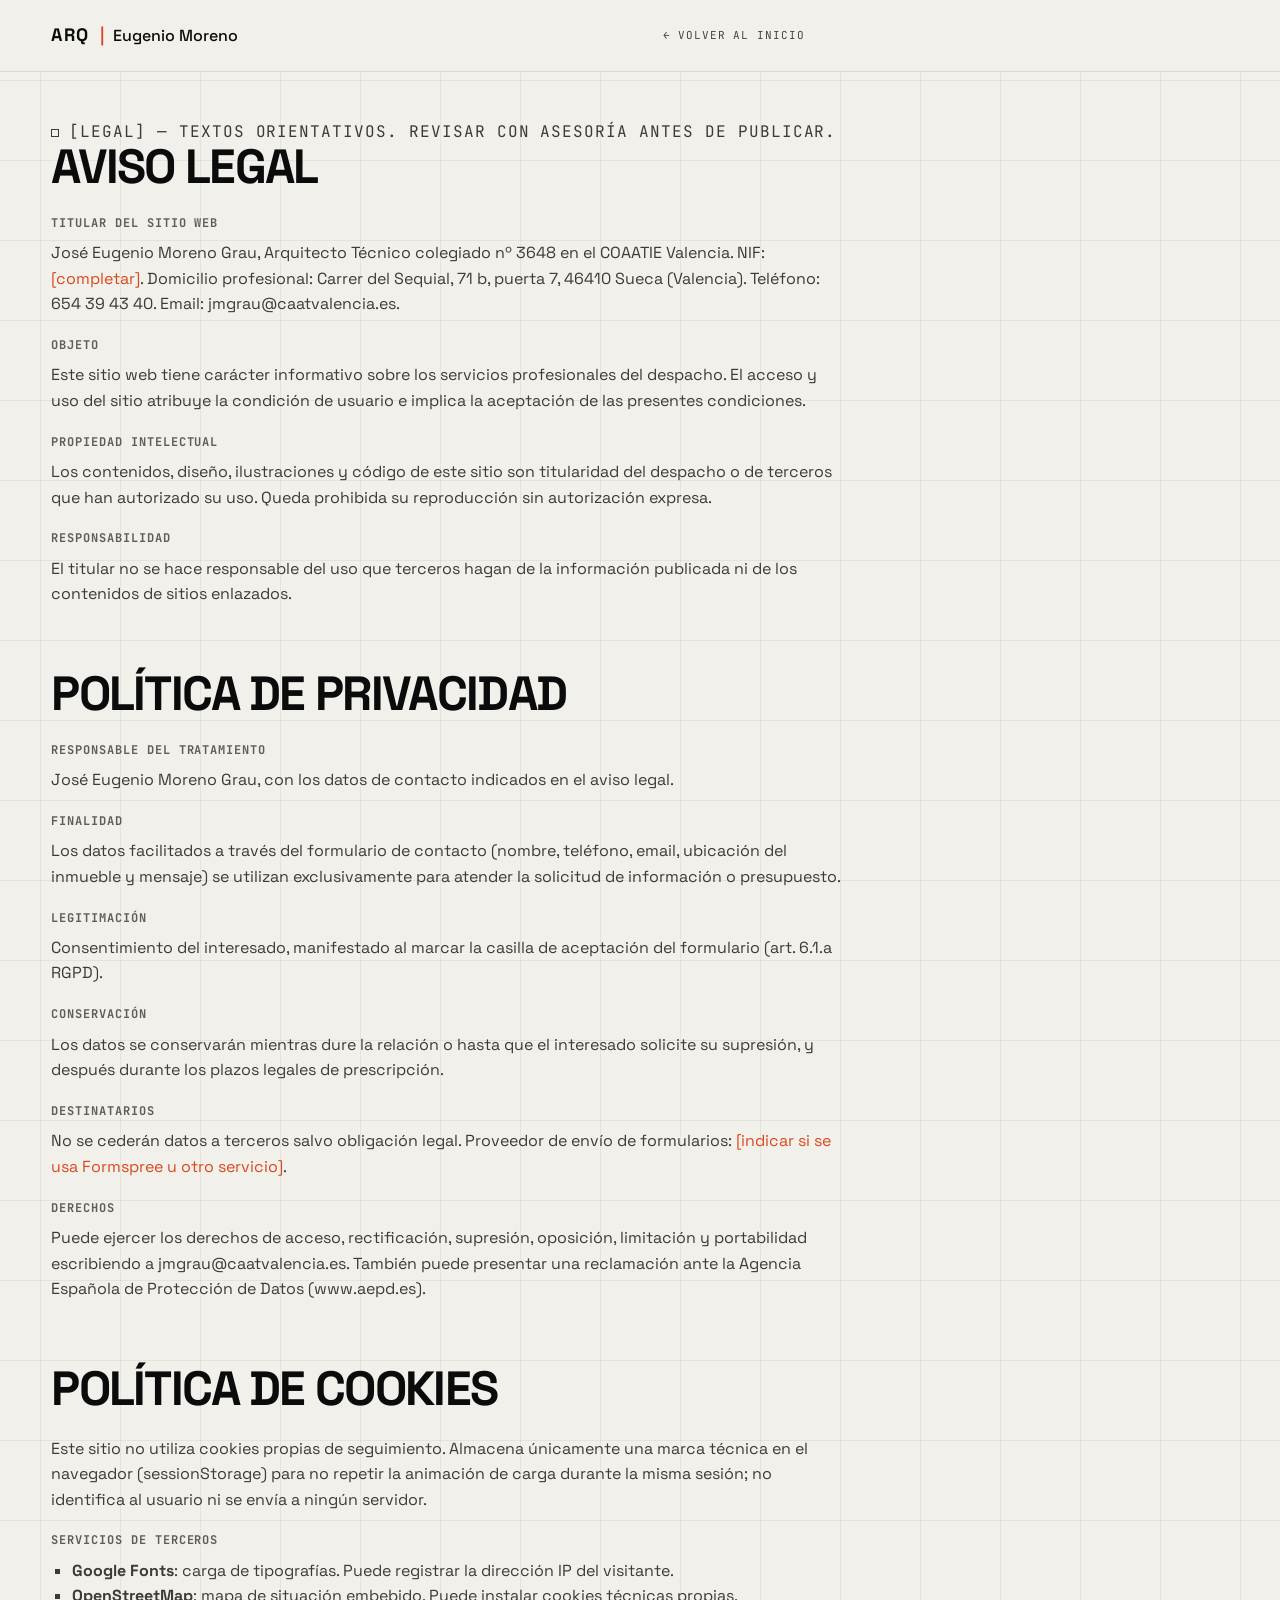
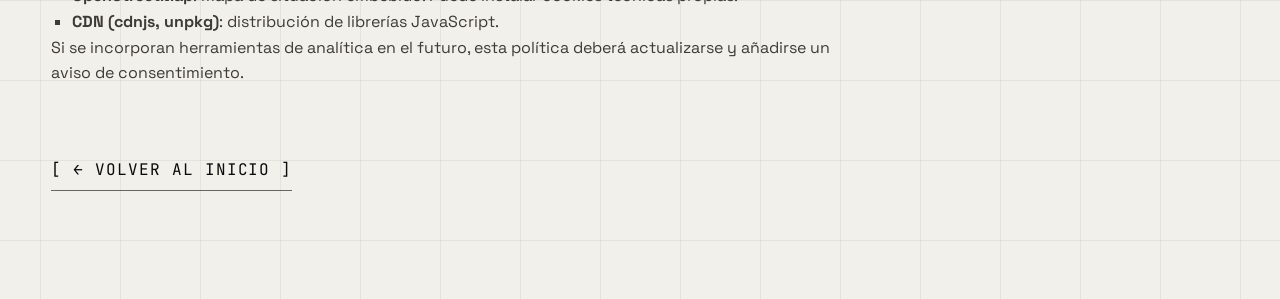
<file: legal.html>
<!doctype html>
<html lang="es">
<head>
  <meta charset="utf-8">
  <meta name="viewport" content="width=device-width, initial-scale=1">
  <title>Aviso legal, privacidad y cookies — Arquitectura Eugenio Moreno</title>
  <meta name="description" content="Aviso legal, política de privacidad y política de cookies del sitio web de Arquitectura Eugenio Moreno, Sueca (Valencia).">
  <meta name="robots" content="noindex, follow">
  <link rel="icon" href="assets/favicon.svg" type="image/svg+xml">
  <link rel="preconnect" href="https://fonts.googleapis.com">
  <link rel="preconnect" href="https://fonts.gstatic.com" crossorigin>
  <link rel="preload" as="style" href="https://fonts.googleapis.com/css2?family=Space+Grotesk:wght@500;600;700&family=JetBrains+Mono:wght@400;500&display=swap" onload="this.onload=null;this.rel='stylesheet'">
  <noscript><link rel="stylesheet" href="https://fonts.googleapis.com/css2?family=Space+Grotesk:wght@500;600;700&family=JetBrains+Mono:wght@400;500&display=swap"></noscript>
  <link rel="stylesheet" href="css/styles.css?v=2">
  <style>
    .legal { padding-top: calc(var(--header-h) + 48px); }
    .legal article { max-width: 72ch; margin-bottom: 64px; }
    .legal h2 { font-size: clamp(1.8rem, 4vw, 3rem); margin: 0 0 .5em; }
    .legal h3 { font-family: var(--font-mono); font-size: 12px; letter-spacing: .08em; text-transform: uppercase; color: var(--muted); margin: 1.6em 0 .6em; }
    .legal p, .legal li { color: var(--g3); font-size: 16px; }
    .legal ul { padding-left: 1.2em; list-style: square; }
    .legal .placeholder { color: var(--accent); }
  </style>
</head>
<body>
  <header class="header is-scrolled">
    <a class="header__logo" href="index.html"><span class="header__logo-short">ARQ</span><span class="header__logo-bar">|</span><span class="header__logo-name">Eugenio Moreno</span></a>
    <nav class="header__nav" aria-label="Volver"><a href="index.html">← Volver al inicio</a></nav>
    <div class="header__right"></div>
  </header>

  <main class="s s--base legal">
    <div class="wrap">
      <p class="mono label">[LEGAL] — TEXTOS ORIENTATIVOS. REVISAR CON ASESORÍA ANTES DE PUBLICAR.</p>

      <article id="aviso-legal">
        <h2 class="display">Aviso legal</h2>
        <h3>Titular del sitio web</h3>
        <p>José Eugenio Moreno Grau, Arquitecto Técnico colegiado nº 3648 en el COAATIE Valencia. NIF: <span class="placeholder">[completar]</span>. Domicilio profesional: Carrer del Sequial, 71 b, puerta 7, 46410 Sueca (Valencia). Teléfono: 654 39 43 40. Email: jmgrau@caatvalencia.es.</p>
        <h3>Objeto</h3>
        <p>Este sitio web tiene carácter informativo sobre los servicios profesionales del despacho. El acceso y uso del sitio atribuye la condición de usuario e implica la aceptación de las presentes condiciones.</p>
        <h3>Propiedad intelectual</h3>
        <p>Los contenidos, diseño, ilustraciones y código de este sitio son titularidad del despacho o de terceros que han autorizado su uso. Queda prohibida su reproducción sin autorización expresa.</p>
        <h3>Responsabilidad</h3>
        <p>El titular no se hace responsable del uso que terceros hagan de la información publicada ni de los contenidos de sitios enlazados.</p>
      </article>

      <article id="privacidad">
        <h2 class="display">Política de privacidad</h2>
        <h3>Responsable del tratamiento</h3>
        <p>José Eugenio Moreno Grau, con los datos de contacto indicados en el aviso legal.</p>
        <h3>Finalidad</h3>
        <p>Los datos facilitados a través del formulario de contacto (nombre, teléfono, email, ubicación del inmueble y mensaje) se utilizan exclusivamente para atender la solicitud de información o presupuesto.</p>
        <h3>Legitimación</h3>
        <p>Consentimiento del interesado, manifestado al marcar la casilla de aceptación del formulario (art. 6.1.a RGPD).</p>
        <h3>Conservación</h3>
        <p>Los datos se conservarán mientras dure la relación o hasta que el interesado solicite su supresión, y después durante los plazos legales de prescripción.</p>
        <h3>Destinatarios</h3>
        <p>No se cederán datos a terceros salvo obligación legal. Proveedor de envío de formularios: <span class="placeholder">[indicar si se usa Formspree u otro servicio]</span>.</p>
        <h3>Derechos</h3>
        <p>Puede ejercer los derechos de acceso, rectificación, supresión, oposición, limitación y portabilidad escribiendo a jmgrau@caatvalencia.es. También puede presentar una reclamación ante la Agencia Española de Protección de Datos (www.aepd.es).</p>
      </article>

      <article id="cookies">
        <h2 class="display">Política de cookies</h2>
        <p>Este sitio no utiliza cookies propias de seguimiento. Almacena únicamente una marca técnica en el navegador (sessionStorage) para no repetir la animación de carga durante la misma sesión; no identifica al usuario ni se envía a ningún servidor.</p>
        <h3>Servicios de terceros</h3>
        <ul>
          <li><strong>Google Fonts</strong>: carga de tipografías. Puede registrar la dirección IP del visitante.</li>
          <li><strong>OpenStreetMap</strong>: mapa de situación embebido. Puede instalar cookies técnicas propias.</li>
          <li><strong>CDN (cdnjs, unpkg)</strong>: distribución de librerías JavaScript.</li>
        </ul>
        <p>Si se incorporan herramientas de analítica en el futuro, esta política deberá actualizarse y añadirse un aviso de consentimiento.</p>
      </article>

      <p class="mono"><a class="taglink" href="index.html">[ ← VOLVER AL INICIO ]</a></p>
    </div>
  </main>
</body>
</html>
</file>
<file: css/styles.css>
/* =====================================================================
   ARQUITECTURA EUGENIO MORENO — Hoja de estilos
   Estética "plano técnico interactivo": monocromo, retícula, etiquetas
   monoespaciadas y un único acento terracota.
   ---------------------------------------------------------------------
   Índice
   00. Variables y reset
   01. Utilidades (mono, label, display, wrap, corners, sr-only)
   02. Fondo de plano (retícula) y cotas de borde
   03. Preloader
   04. Cursor técnico
   05. Cabecera y menú móvil
   06. Botones "rodillo"
   07. Hero + inspección técnica
   08. Manifiesto y cifras
   09. Ficha técnica (about) + timeline
   10. Servicios + Cómo trabajamos
   11. Proyectos (índice, filtros, preview, panel)
   12. Contacto (formulario, datos, mapa)
   13. Footer
   14. Reduced motion
   ===================================================================== */

/* ---------- 00. Variables y reset ---------- */
:root {
  --bg: #F2F0EB;         /* papel de plano: fondo principal */
  --bg-alt: #FBFAF7;     /* papel más claro para secciones alternas */
  --paper: #F2F0EB;
  --ink: #0B0B0B;
  --g1: #8A8A8A;
  --g2: #2A2A2A;
  --g3: #3d3b37;         /* gris oscuro para texto secundario sobre papel */
  --accent: #D9481C;

  /* Variables de contexto (cambian por sección) */
  --fg: var(--ink);
  --bg-s: var(--bg);
  --line: rgba(11, 11, 11, 0.16);
  --line-strong: rgba(11, 11, 11, 0.6);
  --grid: rgba(11, 11, 11, 0.06);
  --muted: #5f5d58;

  --font-display: "Space Grotesk", "Archivo", "Inter Tight", system-ui, sans-serif;
  --font-mono: "JetBrains Mono", "IBM Plex Mono", ui-monospace, SFMono-Regular, Menlo, monospace;

  --wrap: 1440px;
  --gutter: clamp(16px, 4vw, 64px);
  --header-h: 72px;
  --ease: cubic-bezier(0.22, 1, 0.36, 1);
}

*, *::before, *::after { box-sizing: border-box; }
html { -webkit-text-size-adjust: 100%; scroll-behavior: auto; }
html.lenis, html.lenis body { height: auto; }
.lenis.lenis-smooth { scroll-behavior: auto !important; }
.lenis.lenis-stopped { overflow: hidden; }

body {
  margin: 0;
  background: var(--bg);
  color: var(--ink);
  font-family: var(--font-display);
  font-size: 17px;
  line-height: 1.6;
  -webkit-font-smoothing: antialiased;
  overflow-x: hidden;
}
body.has-cursor, body.has-cursor a, body.has-cursor button, body.has-cursor summary { cursor: none; }
body.is-locked { overflow: hidden; }

img, svg { display: block; max-width: 100%; }
a { color: inherit; text-decoration: none; }
button { font: inherit; color: inherit; background: none; border: 0; padding: 0; }
ul, ol { margin: 0; padding: 0; list-style: none; }
h1, h2, h3, p, dl, dd, figure { margin: 0; }

:focus-visible { outline: 2px solid var(--accent); outline-offset: 4px; }
::selection { background: var(--accent); color: var(--paper); }

/* ---------- 01. Utilidades ---------- */
.wrap { width: 100%; max-width: var(--wrap); margin: 0 auto; padding: 0 var(--gutter); }

.mono {
  font-family: var(--font-mono);
  font-size: 12px;
  letter-spacing: 0.06em;
  text-transform: uppercase;
  line-height: 1.5;
}
.label { color: var(--muted); }
.label::before { content: ""; display: inline-block; width: 8px; height: 8px; border: 1px solid currentColor; margin-right: 10px; }
.label.no-mark::before { display: none; }

.display {
  font-family: var(--font-display);
  font-weight: 700;
  text-transform: uppercase;
  letter-spacing: -0.035em;
  line-height: 0.95;
}
.h2 { font-size: clamp(2.5rem, 7vw, 6.5rem); margin: 0.4em 0 0.6em; }
.lead { font-size: clamp(1.05rem, 1.6vw, 1.35rem); max-width: 40ch; color: var(--fg); }

/* Titulares partidos en líneas con máscara para el reveal */
[data-lines] .line { display: block; overflow: hidden; padding-bottom: .06em; margin-bottom: -.06em; }
[data-lines] .line > span { display: block; transform: translateY(110%); will-change: transform; }
body.no-motion [data-lines] .line > span { transform: none; }

/* Crucetas de replanteo en las esquinas */
.corners { position: relative; }
.crs { position: absolute; width: 14px; height: 14px; pointer-events: none; z-index: 3; }
.crs::before, .crs::after { content: ""; position: absolute; background: var(--fg); }
.crs::before { left: 0; top: 50%; width: 100%; height: 1px; }
.crs::after { top: 0; left: 50%; width: 1px; height: 100%; }
.crs--tl { top: -7px; left: -7px; }
.crs--tr { top: -7px; right: -7px; }
.crs--bl { bottom: -7px; left: -7px; }
.crs--br { bottom: -7px; right: -7px; }

.sr-only { position: absolute; width: 1px; height: 1px; padding: 0; margin: -1px; overflow: hidden; clip: rect(0,0,0,0); white-space: nowrap; border: 0; }
.skip { position: fixed; top: 8px; left: 8px; z-index: 1000; padding: 8px 12px; background: var(--paper); color: var(--ink); transform: translateY(-200%); }
.skip:focus { transform: none; }

.taglink { display: inline-block; padding: 8px 0; border-bottom: 1px solid var(--line-strong); color: var(--fg); transition: color .3s, border-color .3s; }
.taglink:hover { color: var(--accent); border-color: var(--accent); }

/* ---------- 02. Fondo de plano (retícula) ---------- */
.s {
  position: relative;
  padding: clamp(80px, 12vh, 160px) 0;
  background: var(--bg-s);
  color: var(--fg);
  isolation: isolate;
}
.s::before {
  content: "";
  position: absolute; inset: 0; z-index: -1;
  background-image:
    linear-gradient(var(--grid) 1px, transparent 1px),
    linear-gradient(90deg, var(--grid) 1px, transparent 1px);
  background-size: 80px 80px;
  background-position: center top;
  pointer-events: none;
}
.s--base { --bg-s: var(--bg); }
.s--alt  { --bg-s: var(--bg-alt); }

/* Cotas de borde fijas (solo desktop) */
.rulers { display: none; }
@media (min-width: 1024px) and (hover: hover) {
  .rulers { display: block; position: fixed; inset: 0; z-index: 90; pointer-events: none; mix-blend-mode: difference; color: #fff; }
  .ruler { position: absolute; font-family: var(--font-mono); font-size: 10px; letter-spacing: .05em; opacity: .5; }
  .ruler--top {
    top: 0; left: 0; right: 0; height: 18px;
    background: repeating-linear-gradient(90deg, currentColor 0 1px, transparent 1px 20px) bottom / 100% 5px no-repeat,
                repeating-linear-gradient(90deg, currentColor 0 1px, transparent 1px 100px) bottom / 100% 10px no-repeat;
  }
  .ruler--top span { position: absolute; top: 0; transform: translateX(3px); }
  .ruler--top span:nth-child(1){left:0} .ruler--top span:nth-child(2){left:25%} .ruler--top span:nth-child(3){left:50%} .ruler--top span:nth-child(4){left:75%} .ruler--top span:nth-child(5){right:6px}
  .ruler--left {
    top: 0; bottom: 0; left: 0; width: 18px;
    background: repeating-linear-gradient(180deg, currentColor 0 1px, transparent 1px 20px) right / 5px 100% no-repeat,
                repeating-linear-gradient(180deg, currentColor 0 1px, transparent 1px 100px) right / 10px 100% no-repeat;
  }
  .ruler--left span { position: absolute; left: 2px; writing-mode: vertical-rl; transform: rotate(180deg); }
  .ruler--left span:nth-child(1){top:24px} .ruler--left span:nth-child(2){top:25%} .ruler--left span:nth-child(3){top:50%} .ruler--left span:nth-child(4){top:75%} .ruler--left span:nth-child(5){bottom:6px}
}

/* ---------- 03. Preloader ---------- */
.preloader { position: fixed; inset: 0; z-index: 500; background: var(--bg); color: var(--ink); display: none; }
.preloader.is-active { display: block; }
.preloader__inner { position: absolute; inset: 0; display: grid; grid-template-columns: 1fr; align-content: end; gap: 24px; padding: var(--gutter); }
.preloader__count { font-size: clamp(3rem, 12vw, 9rem); line-height: 1; letter-spacing: -0.02em; font-weight: 500; }
.preloader__steps { display: grid; gap: 4px; color: var(--muted); }
.preloader__steps li { display: flex; gap: 12px; align-items: baseline; transition: color .2s; }
.preloader__steps li::before { content: "[ ]"; width: 3ch; }
.preloader__steps li.is-done { color: var(--ink); }
.preloader__steps li.is-done::before { content: "[×]"; color: var(--accent); }
.preloader__curtain { position: absolute; inset: 0; background: var(--ink); transform: scaleY(0); transform-origin: top; }
@media (min-width: 768px) {
  .preloader__inner { grid-template-columns: auto 1fr; align-items: end; }
  .preloader__steps { grid-template-columns: repeat(2, max-content); column-gap: 40px; }
}

/* ---------- 04. Cursor técnico ---------- */
.cursor { display: none; }
@media (hover: hover) and (pointer: fine) {
  .cursor {
    display: block; position: fixed; top: 0; left: 0; z-index: 900;
    pointer-events: none; mix-blend-mode: difference; color: #fff;
    will-change: transform;
  }
  .cursor__cross { position: absolute; left: -12px; top: -12px; width: 24px; height: 24px; transition: transform .25s var(--ease), opacity .25s; }
  .cursor__cross::before, .cursor__cross::after { content: ""; position: absolute; background: #fff; }
  .cursor__cross::before { top: 50%; left: 0; width: 100%; height: 1px; }
  .cursor__cross::after { left: 50%; top: 0; width: 1px; height: 100%; }
  .cursor__xy { position: absolute; left: 18px; top: 12px; font-size: 10px; white-space: nowrap; opacity: .8; transition: opacity .25s; }
  .cursor__ver {
    position: absolute; left: -26px; top: -26px; width: 52px; height: 52px;
    border: 1px solid #fff; display: grid; place-items: center; font-size: 11px;
    transform: scale(0); transition: transform .3s var(--ease);
  }
  .cursor.is-link .cursor__cross { transform: scale(0); opacity: 0; }
  .cursor.is-link .cursor__xy { opacity: 0; }
  .cursor.is-link .cursor__ver { transform: scale(1); }
  .cursor.is-hidden { opacity: 0; }
}

/* ---------- 05. Cabecera ---------- */
.header {
  position: fixed; top: 0; left: 0; right: 0; z-index: 200;
  height: var(--header-h);
  display: grid; grid-template-columns: auto 1fr auto; align-items: center; gap: 24px;
  padding: 0 var(--gutter);
  color: var(--ink);
  --fg: var(--ink); --bg-s: var(--bg);
  transition: transform .5s var(--ease), background-color .4s;
  border-bottom: 1px solid transparent;
}
.header.is-hidden { transform: translateY(-100%); }
.header.is-scrolled { background: rgba(242,240,235,.86); backdrop-filter: blur(10px); -webkit-backdrop-filter: blur(10px); border-bottom-color: rgba(11,11,11,.1); }

.header__logo { display: inline-flex; align-items: baseline; gap: 10px; font-family: var(--font-display); font-weight: 700; text-transform: uppercase; letter-spacing: -0.02em; font-size: 18px; white-space: nowrap; }
.header__logo-short { letter-spacing: .08em; }
.header__logo-bar { color: var(--accent); font-weight: 500; }
.header__logo-name { font-weight: 500; letter-spacing: 0; text-transform: none; font-size: 16px; }

.header__nav { display: none; justify-content: center; gap: 28px; }
.header__nav a { white-space: nowrap; font-family: var(--font-mono); font-size: 11px; letter-spacing: .08em; text-transform: uppercase; opacity: .75; transition: opacity .3s; position: relative; padding: 6px 0; }
.header__nav a:hover, .header__nav a.is-active { opacity: 1; }
.header__nav a::after { content: ""; position: absolute; left: 0; bottom: 0; height: 1px; width: 100%; background: currentColor; transform: scaleX(0); transform-origin: left; transition: transform .35s var(--ease); }
.header__nav a:hover::after, .header__nav a.is-active::after { transform: scaleX(1); }
.header__nav a b { font-weight: 400; color: var(--accent); margin-right: 6px; }

.header__right { display: flex; align-items: center; gap: 16px; justify-content: end; }
.header .header__cta { display: none; }

.burger { width: 44px; height: 44px; display: grid; place-items: center; position: relative; }
.burger span { position: absolute; width: 22px; height: 1px; background: currentColor; transition: transform .4s var(--ease); }
.burger span:first-child { transform: translateY(-4px); }
.burger span:last-child { transform: translateY(4px); }
.burger[aria-expanded="true"] span:first-child { transform: rotate(45deg); }
.burger[aria-expanded="true"] span:last-child { transform: rotate(-45deg); }

@media (min-width: 1024px) {
  .header__nav { display: flex; }
  .header .header__cta { display: inline-flex; }
  .burger { display: none; }
}
@media (min-width: 1024px) and (max-width: 1199px) {
  .header { gap: 16px; }
  .header__nav { gap: 16px; }
  .header__nav a b { display: none; }
  .header__logo-name { display: none; }
}

/* Menú móvil */
.menu {
  position: fixed; inset: 0; z-index: 150; background: var(--bg); color: var(--ink);
  display: grid; align-content: center; padding: var(--header-h) var(--gutter) var(--gutter);
  clip-path: inset(0 0 100% 0); transition: clip-path .6s var(--ease), visibility .6s; visibility: hidden;
}
.menu.is-open { clip-path: inset(0 0 0 0); visibility: visible; }
.menu__list { display: grid; gap: 4px; }
.menu__list a { display: flex; align-items: baseline; gap: 16px; padding: 10px 0; border-bottom: 1px solid var(--line); font-family: var(--font-display); font-weight: 700; text-transform: uppercase; letter-spacing: -0.03em; font-size: clamp(2rem, 9vw, 3.5rem); line-height: 1; }
.menu__list a b { font-family: var(--font-mono); font-weight: 400; font-size: 12px; letter-spacing: .06em; color: var(--accent); }
.menu__foot { margin-top: 32px; color: var(--muted); display: grid; gap: 6px; }
.menu__foot a { color: var(--ink); }
@media (min-width: 1024px) { .menu { display: none; } }

/* ---------- 06. Botones "rodillo" ---------- */
.btn {
  display: inline-flex; align-items: center; justify-content: center;
  height: 48px; padding: 0 22px;
  border: 1px solid var(--fg); color: var(--fg);
  font-family: var(--font-mono); font-size: 12px; letter-spacing: .08em; text-transform: uppercase;
  overflow: hidden; position: relative; background: transparent;
  transition: background-color .35s var(--ease), color .35s var(--ease), border-color .35s var(--ease);
  white-space: nowrap;
}
.btn__roll { display: block; position: relative; height: 1.5em; line-height: 1.5em; overflow: hidden; }
.btn__roll span { display: block; transition: transform .45s var(--ease); }
.btn__roll span + span { position: absolute; left: 0; top: 100%; }
.btn:hover .btn__roll span { transform: translateY(-100%); }
.btn--primary { background: var(--fg); color: var(--bg-s); }
.btn--primary:hover { background: var(--accent); border-color: var(--accent); color: var(--paper); }
.btn:not(.btn--primary):hover { background: var(--fg); color: var(--bg-s); }
.btn--wa { gap: 10px; }
.btn--wa svg { width: 18px; height: 18px; fill: currentColor; }
.header .btn--primary { height: 40px; padding: 0 16px; }

/* ---------- 07. Hero + inspección técnica (escena fijada al scroll) ---------- */
.hero { padding: 0; }
.hero__pin { position: relative; height: 100svh; min-height: 560px; overflow: hidden; display: flex; align-items: center; padding-top: var(--header-h); }
.hero__copy { position: relative; z-index: 2; }
.hero__label { margin-bottom: clamp(16px, 2.5vh, 32px); }
.hero__title { font-size: clamp(2.3rem, 5.4vw, 5.2rem); margin-bottom: clamp(20px, 3vh, 36px); }
.hero__sub { font-size: clamp(1rem, 1.3vw, 1.2rem); max-width: 44ch; color: var(--g3); margin-bottom: 24px; }
.hero__ctas { display: flex; flex-wrap: wrap; gap: 12px; margin-bottom: 28px; }
.hero__benefits { display: flex; flex-wrap: wrap; gap: 8px 20px; color: var(--muted); }
.hero__benefits li + li::before { content: "·"; margin-right: 20px; color: var(--accent); }
.hero__hint { position: absolute; left: 0; right: 0; bottom: 18px; text-align: center; z-index: 3; }
.hero__hint::before { display: none; }

/* Escena: caja 4:3 que se escala hasta llenar la pantalla. --s = escala actual (para compensar las notas). */
.scene {
  position: absolute; z-index: 1; --s: 1;
  left: 4%; width: 92%; bottom: 3%; aspect-ratio: 4 / 3;
  border: 1px solid var(--line-strong); background: #dcd9d2; overflow: visible; /* las notas pueden salir del encuadre */
  transform-origin: 50% 50%; will-change: transform;
}
.scene__img { position: absolute; inset: 0; width: 100%; height: 100%; object-fit: cover; filter: grayscale(.9) contrast(1.05); transition: filter .9s var(--ease); }
.scene.is-open .scene__img { filter: none; }
.scene.is-static { position: relative; left: auto; bottom: auto; width: 100%; margin: 32px auto 0; }
/* Capa de anotaciones (sin escalado: el texto se rasteriza siempre a tamaño real) */
.scene-notes { position: absolute; inset: 0; z-index: 3; pointer-events: none; }
.note { position: absolute; left: 0; top: 0; opacity: 0; transition: opacity .45s var(--ease); }
.note.is-found { opacity: 1; }
.note__dot { position: absolute; left: -7px; top: -7px; width: 14px; height: 14px; border: 1px solid var(--accent); border-radius: 50%; background: var(--paper); box-shadow: 0 0 0 5px rgba(217,72,28,.25); }
.note__dot::after { content: ""; position: absolute; inset: 3px; background: var(--accent); border-radius: 50%; }
.note__line { position: absolute; left: 7px; top: 0; height: 2px; width: 46px; background: var(--accent); transform-origin: left; transform: scaleX(0); transition: transform .5s var(--ease) .1s; }
.note.is-found .note__line { transform: scaleX(1); }
.note__box {
  position: absolute; left: 54px; top: -18px; width: max-content; max-width: 320px;
  padding: 10px 12px; border: 1px solid var(--accent); background: var(--paper);
  font-family: var(--font-mono); font-size: 13.5px; line-height: 1.4; letter-spacing: .03em; color: var(--ink);
  box-shadow: 0 6px 24px rgba(11,11,11,.12);
  transform: translateY(6px); transition: transform .5s var(--ease) .2s;
}
.note.is-found .note__box { transform: none; }
.note__box b { display: block; color: var(--accent); font-weight: 500; text-transform: uppercase; font-size: 12px; letter-spacing: .08em; margin-bottom: 2px; }
.note--left .note__line { left: auto; right: 7px; transform-origin: right; }
.note--left .note__box { left: auto; right: 54px; }
.note--up .note__box { top: auto; bottom: -18px; }

/* UI de la inspección: aparece cuando la escena ocupa la pantalla */
.scene-ui { position: absolute; inset: var(--header-h) 0 0 0; z-index: 3; pointer-events: none; opacity: 0; }
.scene-ui__tl, .scene-ui__br { position: absolute; font-size: 10px; color: var(--ink); background: var(--paper); padding: 6px 10px; border: 1px solid var(--line); }
.scene-ui__tl { top: 12px; left: var(--gutter); }
.scene-ui__br { bottom: 44px; right: var(--gutter); }
.scene-ui__br #inspect-count { color: var(--accent); }
.scene-ui__bar { position: absolute; left: 0; right: 0; bottom: 0; height: 3px; background: rgba(11,11,11,.12); }
.scene-ui__bar i { display: block; height: 100%; width: 0; background: var(--accent); }

@media (min-width: 900px) {
  .hero__copy { width: 50%; max-width: none; margin: 0; padding-left: var(--gutter); }
  .scene { left: 54%; width: 42%; bottom: auto; top: 50%; }
}
@media (max-width: 899px) {
  /* Móvil: la escena va en flujo bajo el texto y desde ahí se escala hasta llenar la pantalla */
  .hero__pin { flex-direction: column; align-items: stretch; justify-content: flex-start; padding-top: calc(var(--header-h) + 20px); }
  .hero__title { font-size: clamp(2rem, 8.5vw, 3rem); }
  .hero__sub { font-size: 1rem; margin-bottom: 18px; }
  .hero__ctas { margin-bottom: 0; }
  .hero__benefits { display: none; }
  .scene { position: relative; left: auto; bottom: auto; width: 84%; margin: 22px auto 0; }
  .note__line { width: 28px; }
  .note__box { left: 36px; max-width: 190px; font-size: 11.5px; padding: 8px 10px; }
  .note--left .note__box { right: 36px; }
  .note__box b { font-size: 10.5px; }
}

/* ---------- 08. Manifiesto y cifras ---------- */
.manifesto { padding-top: clamp(60px, 10vh, 120px); }
.manifesto__text { font-size: clamp(2rem, 7.2vw, 6.8rem); margin-top: .5em; max-width: 18ch; }
.manifesto__text .w { display: inline-block; opacity: .16; }
.manifesto__text .w.is-on { opacity: 1; }
body.no-motion .manifesto__text .w { opacity: 1; }

.stats { padding-top: 0; }
.stats__list { display: grid; grid-template-columns: repeat(2, 1fr); border-top: 1px solid var(--line); border-left: 1px solid var(--line); }
.stats__list li { padding: 28px 24px; border-right: 1px solid var(--line); border-bottom: 1px solid var(--line); }
.stats__num { font-family: var(--font-display); font-weight: 700; letter-spacing: -0.04em; font-size: clamp(1.9rem, 6vw, 4.5rem); line-height: 1; margin-bottom: 8px; font-variant-numeric: tabular-nums; white-space: nowrap; }
.stats__num i { font-style: normal; color: var(--accent); }
@media (min-width: 900px) { .stats__list { grid-template-columns: repeat(4, 1fr); } }

/* ---------- 09. Ficha técnica + timeline ---------- */
.about__grid { display: grid; gap: 40px; align-items: start; margin-top: 16px; }
.about__photo { aspect-ratio: 3 / 4; overflow: hidden; border: 1px solid var(--line); background: #dcd9d2; }
.about__photo img { width: 100%; height: 100%; object-fit: cover; filter: grayscale(1) contrast(1.15); transition: filter .6s; }
.about__photo:hover img { filter: grayscale(0) contrast(1); }
.about__text { display: grid; gap: 1em; margin: 32px 0; font-size: clamp(1rem, 1.3vw, 1.15rem); max-width: 60ch; }

.sheet { display: grid; grid-template-columns: max-content 1fr; border-top: 1px solid var(--line-strong); }
.sheet dt, .sheet dd { padding: 10px 0; border-bottom: 1px solid var(--line); }
.sheet dt { color: var(--muted); padding-right: 24px; }
.sheet dt::after { content: ":"; float: right; }
.sheet dd { color: var(--fg); text-transform: none; letter-spacing: .02em; }
.sheet dd a:hover { color: var(--accent); }

@media (min-width: 900px) {
  .about__grid { grid-template-columns: 4fr 7fr; gap: clamp(40px, 6vw, 96px); }
}

/* Timeline fijada */
.timeline { margin-top: clamp(64px, 10vh, 140px); }
.timeline__pin { padding: 40px 0; }
.timeline__head { display: flex; justify-content: space-between; gap: 16px; margin-bottom: 24px; }
.timeline__hint::before { display: none; }
.timeline__track { height: 1px; background: var(--line); position: relative; margin-bottom: 32px; }
.timeline__progress { position: absolute; left: 0; top: 0; height: 100%; width: 0; background: var(--accent); }
.timeline { overflow: hidden; }
.timeline__list { display: grid; border-top: 1px solid var(--line); }
.timeline__list li {
  display: grid; grid-template-columns: 4ch 1fr; gap: 16px; padding: 20px 0; border-bottom: 1px solid var(--line); align-items: baseline;
  --from: -90px; opacity: 0; transform: translateX(var(--from));
  transition: opacity .7s var(--ease), transform 1s var(--ease);
}
.timeline__list li:nth-child(even) { --from: 90px; }   /* columna derecha: entra desde la derecha */
.timeline__list li.is-in { opacity: 1; transform: none; }
.timeline__list li .n { font-family: var(--font-mono); font-size: 12px; color: var(--muted); transition: color .3s; }
.timeline__list li.is-active .n { color: var(--accent); }
.timeline__list li .t { font-family: var(--font-display); font-weight: 700; text-transform: uppercase; letter-spacing: -0.03em; font-size: clamp(1.5rem, 2.9vw, 2.7rem); line-height: 1; }
.timeline__list li .o { display: block; font-family: var(--font-mono); font-size: 11px; letter-spacing: .06em; text-transform: uppercase; color: var(--muted); margin-top: 8px; font-weight: 400; }
body.no-motion .timeline__list li { opacity: 1; transform: none; }
@media (min-width: 900px) {
  .timeline__list { grid-template-columns: 1fr 1fr; column-gap: 64px; }
}

/* ---------- 10. Servicios ---------- */
.services__grid { display: grid; gap: 1px; background: var(--line); border: 1px solid var(--line); margin-top: 48px; }
.card {
  position: relative; background: var(--bg-s); color: var(--fg); padding: 28px 24px 24px; min-height: 340px;
  display: flex; flex-direction: column; gap: 14px;
  transition: background-color .35s var(--ease), color .35s var(--ease);
}
.card__top { display: flex; justify-content: space-between; align-items: baseline; }
.card__tag { color: var(--muted); }
.card__n { font-family: var(--font-mono); font-size: 12px; color: var(--accent); }
.card__title { font-family: var(--font-display); font-weight: 700; text-transform: uppercase; letter-spacing: -0.03em; line-height: .95; font-size: clamp(1.6rem, 2.4vw, 2.2rem); }
.card__title span { display: block; }
.card__desc { font-size: 15px; color: var(--g3); line-height: 1.5; flex: 1; }
.card__quote { font-style: italic; font-size: 14px; color: var(--muted); border-left: 1px solid var(--accent); padding-left: 10px; }
.card__ico { position: absolute; right: 20px; bottom: 20px; width: 64px; height: 64px; opacity: 0; transform: translateY(6px); transition: opacity .35s, transform .35s var(--ease); pointer-events: none; }
.card__ico svg { width: 100%; height: 100%; fill: none; stroke: currentColor; stroke-width: 1.2; stroke-linecap: round; stroke-linejoin: round; }
.card details { font-family: var(--font-mono); font-size: 11px; letter-spacing: .06em; text-transform: uppercase; position: relative; z-index: 1; }
.card summary { cursor: pointer; list-style: none; display: inline-flex; gap: 8px; align-items: center; padding: 6px 0; color: var(--muted); }
.card summary::-webkit-details-marker { display: none; }
.card summary::before { content: "+"; color: var(--accent); width: 1ch; }
.card details[open] summary::before { content: "−"; }
.card details ul { margin-top: 8px; display: grid; gap: 4px; text-transform: none; letter-spacing: .02em; font-size: 12px; }
.card details li::before { content: "— "; color: var(--accent); }
.card:hover, .card:focus-within { background: var(--ink); color: var(--paper); }
.card:hover .card__desc, .card:hover .card__tag, .card:hover summary, .card:hover .card__quote,
.card:focus-within .card__desc, .card:focus-within .card__tag, .card:focus-within summary, .card:focus-within .card__quote { color: #C9C6BF; }
.card:hover .card__ico, .card:focus-within .card__ico { opacity: 1; transform: none; }
@media (min-width: 640px) { .services__grid { grid-template-columns: repeat(2, 1fr); } }
@media (min-width: 1100px) { .services__grid { grid-template-columns: repeat(4, 1fr); } }

/* Cómo trabajamos (pinned) */
.process { padding: 0; }
.process__pin { min-height: 100svh; display: flex; align-items: center; padding: clamp(64px, 10vh, 120px) 0; }
.process__inner { display: grid; gap: 40px; width: 100%; align-items: center; }
.process__steps { display: grid; border-top: 1px solid var(--line); margin: 24px 0; }
.process__steps li { display: grid; grid-template-columns: 4ch 1fr; gap: 16px; padding: 16px 0; border-bottom: 1px solid var(--line); align-items: start; opacity: .3; transition: opacity .4s; }
.process__steps li.is-active { opacity: 1; }
.process__steps li .n { font-family: var(--font-mono); font-size: 12px; color: var(--muted); padding-top: 6px; }
.process__steps li.is-active .n { color: var(--accent); }
.process__steps li .w { font-family: var(--font-display); font-weight: 700; text-transform: uppercase; letter-spacing: -0.03em; font-size: clamp(1.6rem, 3vw, 2.6rem); line-height: 1; }
.process__steps li .d { display: block; font-size: 15px; color: var(--g3); margin-top: 8px; max-width: 36ch; }
.process__hint::before { display: none; }
.process__stage { aspect-ratio: 1; border: 1px solid var(--line); background: rgba(11,11,11,.02); position: relative; }
.process__stage svg { position: absolute; inset: 0; width: 100%; height: 100%; fill: none; stroke: var(--fg); stroke-width: 1.3; stroke-linecap: round; stroke-linejoin: round; opacity: 0; transition: opacity .4s; }
.process__stage svg.is-active { opacity: 1; }
.process__stage svg path, .process__stage svg circle, .process__stage svg rect, .process__stage svg line, .process__stage svg polyline {
  stroke-dasharray: 1; stroke-dashoffset: 1; transition: stroke-dashoffset 1.2s var(--ease);
}
.process__stage svg.is-active path, .process__stage svg.is-active circle, .process__stage svg.is-active rect, .process__stage svg.is-active line, .process__stage svg.is-active polyline { stroke-dashoffset: 0; }
.process__stage svg .acc { stroke: var(--accent); }
.process__stage svg text { fill: var(--muted); stroke: none; font-family: var(--font-mono); font-size: 9px; letter-spacing: .06em; }
.process__stage .stage__label { position: absolute; left: 12px; top: 10px; font-family: var(--font-mono); font-size: 10px; color: var(--muted); letter-spacing: .08em; }
.process__stage .stage__label i { color: var(--accent); font-style: normal; }
body.no-motion .process__stage svg path, body.no-motion .process__stage svg circle, body.no-motion .process__stage svg rect, body.no-motion .process__stage svg line, body.no-motion .process__stage svg polyline { stroke-dashoffset: 0; }
@media (min-width: 900px) {
  .process__inner { grid-template-columns: 6fr 5fr; gap: clamp(40px, 6vw, 96px); }
}

/* ---------- 11. Proyectos ---------- */
.filters { display: flex; flex-wrap: wrap; gap: 8px 24px; margin: 8px 0 32px; }
.filters button { position: relative; padding: 6px 0; color: var(--muted); letter-spacing: .08em; transition: color .3s; }
.filters button::before { content: "[ "; }
.filters button::after { content: " ]"; }
.filters button:hover { color: var(--fg); }
.filters button.is-active { color: var(--fg); }
.filters button.is-active::before { content: "[ × "; color: var(--accent); }
.filters .count { color: var(--accent); margin-left: 6px; }

.index { border-top: 1px solid var(--line-strong); }
.index__head { display: none; grid-template-columns: 4ch 1fr 1fr 1fr; gap: 16px; padding: 10px 0; color: var(--muted); border-bottom: 1px solid var(--line); }
.index__list { position: relative; }
.row { border-bottom: 1px solid var(--line); }
.row.is-hidden { display: none; }
.row button { width: 100%; text-align: left; display: grid; grid-template-columns: 4ch 1fr; gap: 8px 16px; padding: 18px 0; align-items: baseline; position: relative; transition: padding-left .4s var(--ease); }
.row .n { font-family: var(--font-mono); font-size: 12px; color: var(--muted); }
.row .t { font-family: var(--font-display); font-weight: 700; text-transform: uppercase; letter-spacing: -0.03em; font-size: clamp(1.4rem, 3vw, 2.6rem); line-height: 1; transition: color .3s; }
.row .m { font-family: var(--font-mono); font-size: 11px; letter-spacing: .06em; text-transform: uppercase; color: var(--muted); }
.row .m--type, .row .m--place { grid-column: 2; }
.row .thumb { grid-column: 1 / -1; aspect-ratio: 4/3; overflow: hidden; border: 1px solid var(--line); background: #dcd9d2; margin-top: 8px; }
.row .thumb img { width: 100%; height: 100%; object-fit: cover; filter: grayscale(1) contrast(1.15); }
.row .arrow { position: absolute; right: 0; top: 50%; transform: translateY(-50%); font-family: var(--font-mono); font-size: 12px; color: var(--accent); opacity: 0; transition: opacity .3s; }
.row button:hover .arrow, .row button:focus-visible .arrow { opacity: 1; }
.row button:hover .t { color: var(--accent); }
@media (min-width: 900px) {
  .index__head { display: grid; }
  .row button { grid-template-columns: 4ch 1fr 1fr 1fr; padding: 22px 0; }
  .row button:hover { padding-left: 12px; }
  .row .m--type, .row .m--place { grid-column: auto; }
  .row .thumb { display: none; }
}

/* Imagen flotante que sigue al cursor */
.preview { display: none; }
@media (min-width: 900px) and (hover: hover) {
  .preview { display: block; position: fixed; top: 0; left: 0; width: 320px; aspect-ratio: 4/3; pointer-events: none; z-index: 50; opacity: 0; transform: scale(.9); transition: opacity .3s, transform .4s var(--ease); overflow: hidden; border: 1px solid var(--line-strong); background: #dcd9d2; }
  .preview.is-on { opacity: 1; transform: scale(1); }
  .preview img { width: 100%; height: 100%; object-fit: cover; filter: grayscale(1) contrast(1.2); }
}
.projects__hint { margin-top: 24px; }
.projects__hint::before { display: none; }

/* Panel lateral */
.panel-overlay { position: fixed; inset: 0; z-index: 300; background: rgba(11,11,11,.7); opacity: 0; visibility: hidden; transition: opacity .4s, visibility .4s; }
.panel-overlay.is-open { opacity: 1; visibility: visible; }
.panel {
  position: fixed; top: 0; right: 0; bottom: 0; z-index: 310; width: min(680px, 100%);
  background: var(--paper); color: var(--ink);
  --fg: var(--ink); --bg-s: var(--paper); --line: rgba(11,11,11,.16); --line-strong: rgba(11,11,11,.6); --muted: #5f5d58;
  transform: translateX(100%); transition: transform .6s var(--ease), visibility .6s; visibility: hidden;
  overflow-y: auto; overscroll-behavior: contain;
}
.panel.is-open { transform: none; visibility: visible; }
.panel__inner { padding: 24px var(--gutter) 64px; display: grid; gap: 24px; }
.panel__bar { display: flex; justify-content: space-between; align-items: center; gap: 16px; }
.panel__close { font-family: var(--font-mono); font-size: 12px; letter-spacing: .08em; padding: 10px 0; color: var(--muted); }
.panel__close::before { content: "[ × ] "; color: var(--accent); }
.panel__close:hover { color: var(--ink); }
.panel__title { font-size: clamp(2rem, 5vw, 3.4rem); margin: 0; }
.panel__gallery { display: grid; gap: 8px; }
.panel__gallery figure { aspect-ratio: 4/3; overflow: hidden; border: 1px solid var(--line); background: #dcd9d2; }
.panel__gallery img { width: 100%; height: 100%; object-fit: cover; filter: grayscale(1) contrast(1.15); transition: filter .6s; }
.panel__gallery figure:hover img { filter: none; }
.panel__gallery figure:first-child { grid-column: 1 / -1; }
@media (min-width: 560px) { .panel__gallery { grid-template-columns: 1fr 1fr; } }
.panel__desc { font-size: 1.05rem; max-width: 55ch; }

/* Slider antes / después */
.compare { position: relative; aspect-ratio: 4/3; overflow: hidden; border: 1px solid var(--line); background: #dcd9d2; user-select: none; --pos: 50%; }
.compare img { position: absolute; inset: 0; width: 100%; height: 100%; object-fit: cover; }
.compare__before { filter: grayscale(1) contrast(1.2); }
.compare__after { clip-path: inset(0 0 0 var(--pos)); }
.compare__handle { position: absolute; top: 0; bottom: 0; left: var(--pos); width: 1px; background: var(--accent); pointer-events: none; }
.compare__handle::before { content: "◂ ▸"; position: absolute; top: 50%; left: 50%; transform: translate(-50%, -50%); background: var(--accent); color: var(--paper); font-family: var(--font-mono); font-size: 11px; padding: 6px 8px; white-space: nowrap; }
.compare__tag { position: absolute; top: 8px; font-family: var(--font-mono); font-size: 10px; letter-spacing: .08em; padding: 4px 6px; background: var(--ink); color: var(--paper); pointer-events: none; }
.compare__tag--before { left: 8px; }
.compare__tag--after { right: 8px; }
.compare input[type="range"] { position: absolute; inset: 0; width: 100%; height: 100%; margin: 0; opacity: 0; cursor: ew-resize; }

/* ---------- 12. Contacto ---------- */
.contact__title { max-width: 10ch; }
.contact__grid { display: grid; gap: 48px; margin-top: 48px; }
.form { display: grid; gap: 20px; grid-template-columns: 1fr; align-content: start; position: relative; }
.field { display: grid; gap: 8px; position: relative; }
.field label { font-family: var(--font-mono); font-size: 11px; letter-spacing: .08em; text-transform: uppercase; color: var(--muted); }
.field label i { font-style: normal; color: var(--accent); }
.field input, .field select, .field textarea {
  width: 100%; background: transparent; border: 0; border-bottom: 1px solid var(--line-strong); color: var(--fg);
  font: inherit; font-size: 16px; padding: 10px 0; border-radius: 0; -webkit-appearance: none; appearance: none;
  transition: border-color .3s;
}
.field select { background-image: url("data:image/svg+xml,%3Csvg xmlns='http://www.w3.org/2000/svg' width='12' height='8'%3E%3Cpath d='M1 1l5 5 5-5' fill='none' stroke='%238A8A8A' stroke-width='1.2'/%3E%3C/svg%3E"); background-repeat: no-repeat; background-position: right 4px center; padding-right: 24px; cursor: pointer; }
.field select option { background: var(--bg); color: var(--ink); }
.field textarea { min-height: 120px; resize: vertical; }
.field input:focus, .field select:focus, .field textarea:focus { outline: none; border-bottom-color: var(--fg); }
.field.is-invalid input, .field.is-invalid select, .field.is-invalid textarea { border-bottom-color: var(--accent); }
.field__err { font-family: var(--font-mono); font-size: 10px; letter-spacing: .06em; text-transform: uppercase; color: var(--accent); min-height: 1.2em; }
.field--check { grid-template-columns: auto 1fr; align-items: start; gap: 12px; }
.field--check input { width: 18px; height: 18px; border: 1px solid var(--line-strong); padding: 0; margin-top: 3px; cursor: pointer; }
.field--check input:checked { background: var(--accent); border-color: var(--accent); }
.field--check label { text-transform: none; letter-spacing: .02em; font-family: var(--font-display); font-size: 14px; color: var(--g3); }
.field--check label a { text-decoration: underline; text-underline-offset: 3px; }
.field--check .field__err { grid-column: 1 / -1; }
.form__actions { display: flex; align-items: center; gap: 16px; flex-wrap: wrap; }
.form__server { font-family: var(--font-mono); font-size: 10px; letter-spacing: .06em; text-transform: uppercase; color: var(--accent); }
.form.is-sending .btn { opacity: .5; pointer-events: none; }
.form__success { position: absolute; inset: 0; background: var(--bg-s); display: grid; align-content: center; justify-items: start; gap: 16px; opacity: 0; visibility: hidden; transition: opacity .5s, visibility .5s; }
.form.is-success .form__success { opacity: 1; visibility: visible; }
.form__success svg { width: 72px; height: 72px; fill: none; stroke: var(--accent); stroke-width: 1.5; stroke-linecap: round; stroke-linejoin: round; }
.form__success svg path { stroke-dasharray: 1; stroke-dashoffset: 1; }
.form.is-success .form__success svg path { animation: draw 1s var(--ease) forwards; }
.form.is-success .form__success svg path:nth-child(2) { animation-delay: .5s; }
.form__success h3 { font-family: var(--font-display); text-transform: uppercase; letter-spacing: -0.03em; font-size: clamp(1.6rem, 3vw, 2.4rem); line-height: 1; margin: 0; }
.form__success p { color: var(--g3); max-width: 40ch; }
@keyframes draw { to { stroke-dashoffset: 0; } }
@media (min-width: 640px) {
  .form { grid-template-columns: 1fr 1fr; }
  .field--full, .form__actions, .field--check { grid-column: 1 / -1; }
}
@media (min-width: 1024px) {
  .contact__grid { grid-template-columns: 7fr 5fr; gap: clamp(48px, 6vw, 120px); }
}

.contact__aside { display: grid; gap: 24px; align-content: start; }
.contact__quick { display: flex; flex-wrap: wrap; gap: 12px; }
.contact__quick .btn { flex: 1; }
.map { aspect-ratio: 4/3; border: 1px solid var(--line-strong); position: relative; overflow: hidden; background: #dcd9d2; }
.map iframe { width: 100%; height: 100%; border: 0; filter: grayscale(1) contrast(1.05); }
.map__label { position: absolute; top: 8px; left: 10px; z-index: 2; background: var(--bg-s); padding: 4px 8px; font-size: 10px; }
.map__label::before { display: none; }
.map__marker { position: absolute; left: 50%; top: 50%; width: 14px; height: 14px; margin: -7px 0 0 -7px; border: 1px solid var(--accent); border-radius: 50%; background: var(--accent); box-shadow: 0 0 0 6px rgba(217,72,28,.25); z-index: 2; pointer-events: none; }
.map__marker::before, .map__marker::after { content: ""; position: absolute; background: var(--accent); opacity: .7; }
.map__marker::before { left: 50%; top: -18px; bottom: -18px; width: 1px; }
.map__marker::after { top: 50%; left: -18px; right: -18px; height: 1px; }

/* ---------- 13. Footer ---------- */
.footer { --fg: var(--ink); --bg-s: var(--bg); background: var(--bg); color: var(--ink); border-top: 1px solid var(--line); padding-top: clamp(48px, 8vh, 96px); }
.footer__grid { display: grid; gap: 40px; }
.footer__brand { display: grid; gap: 16px; align-content: start; justify-items: start; }
.footer__tagline { color: var(--muted); max-width: 30ch; font-size: 15px; }
.footer__col { display: grid; gap: 14px; align-content: start; }
.footer__list { display: grid; gap: 6px; font-size: 14px; }
.footer__list a { transition: color .3s; }
.footer__list a:hover { color: var(--accent); }
.footer__skyline { margin-top: clamp(48px, 8vh, 96px); border-bottom: 1px solid var(--line); }
.footer__skyline svg { width: 100%; height: auto; fill: none; stroke: var(--fg); stroke-width: 1.1; stroke-linecap: round; stroke-linejoin: round; }
.footer__skyline svg .acc { stroke: var(--accent); }
.footer__bottom { display: flex; justify-content: space-between; gap: 16px; flex-wrap: wrap; padding: 20px var(--gutter); color: var(--muted); }
.footer__bottom a { color: var(--ink); }
@media (min-width: 900px) { .footer__grid { grid-template-columns: 1.6fr 1fr 1fr 1fr; } }

/* Pistas de scroll solo tienen sentido con secciones fijadas (desktop) */
@media (max-width: 899px) { .timeline__hint, .process__hint { display: none; } }

/* ---------- 14. Reduced motion ---------- */
@media (prefers-reduced-motion: reduce) {
  *, *::before, *::after { animation-duration: .001ms !important; animation-iteration-count: 1 !important; transition-duration: .001ms !important; scroll-behavior: auto !important; }
  .preloader { display: none !important; }
  [data-lines] .line > span { transform: none !important; }
  .manifesto__text .w { opacity: 1 !important; }
  .process__stage svg path, .process__stage svg circle, .process__stage svg rect, .process__stage svg line, .process__stage svg polyline { stroke-dashoffset: 0 !important; }
}
</file>
